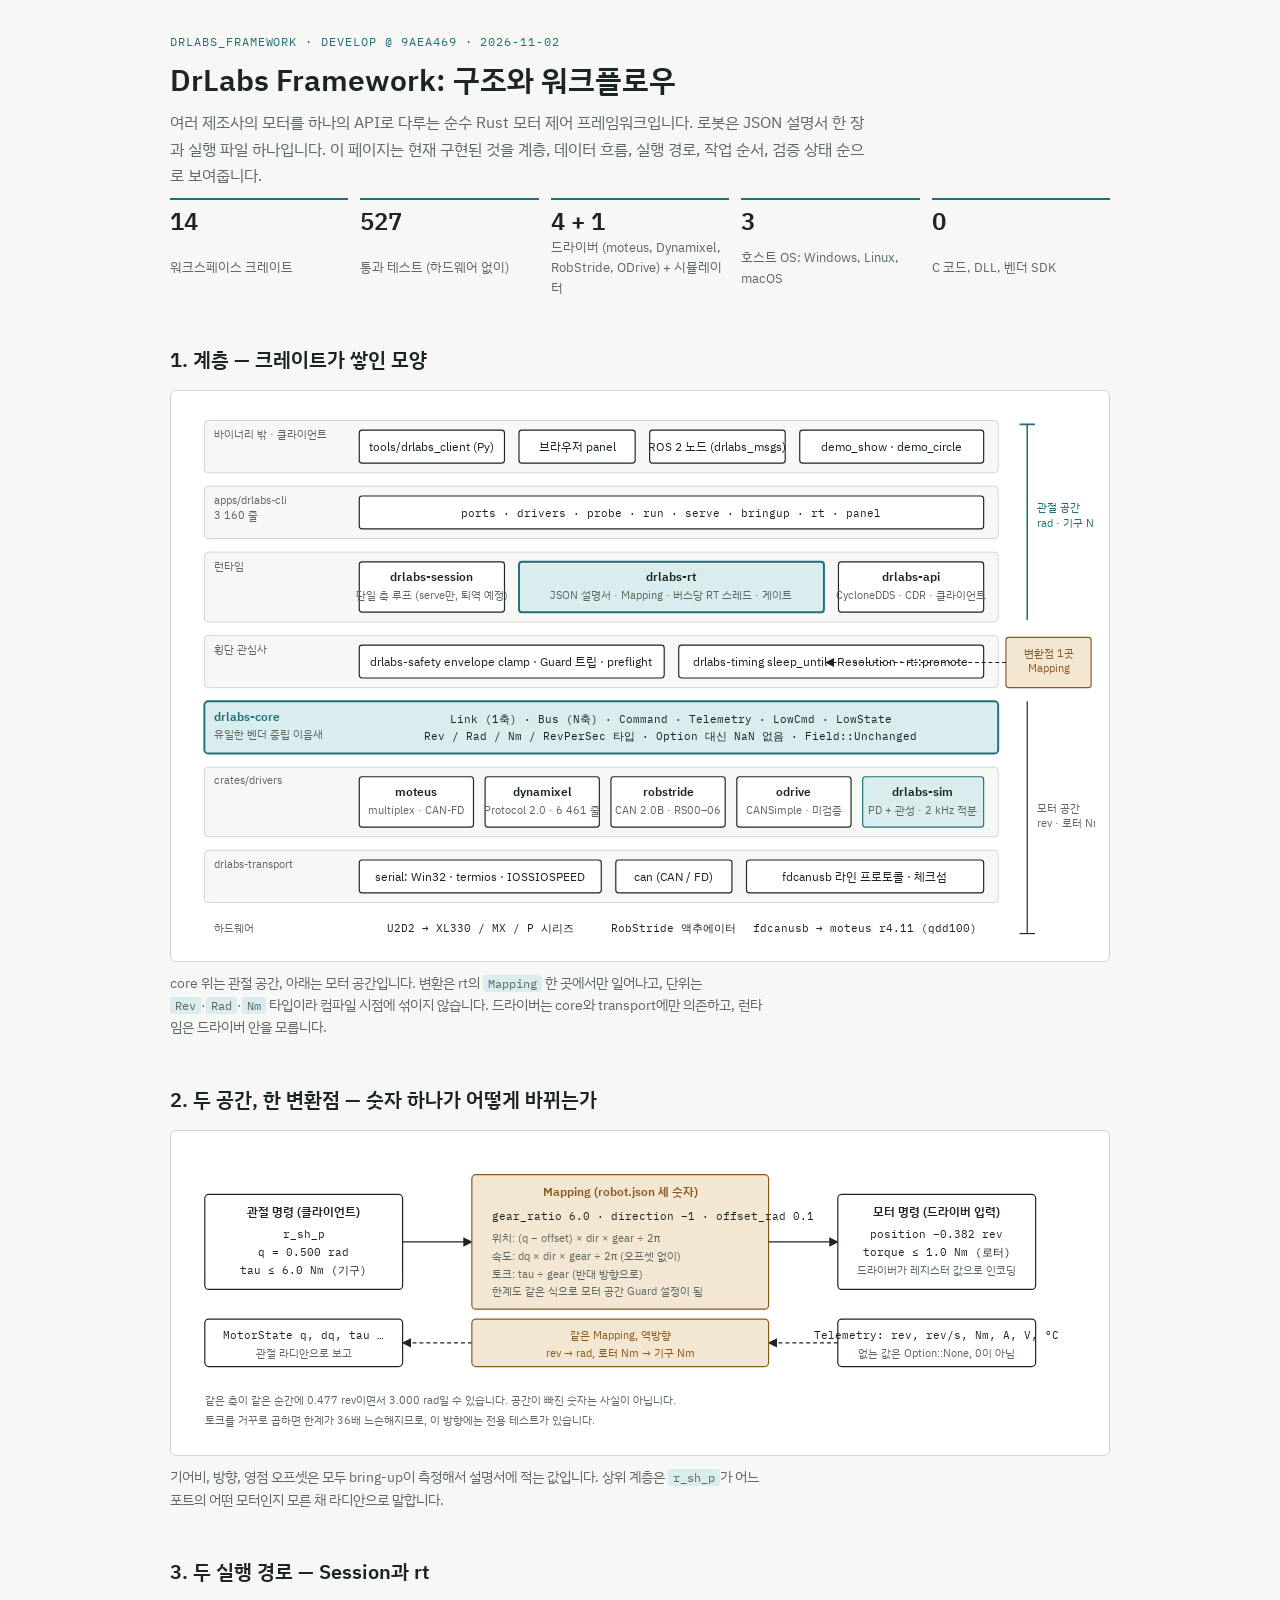
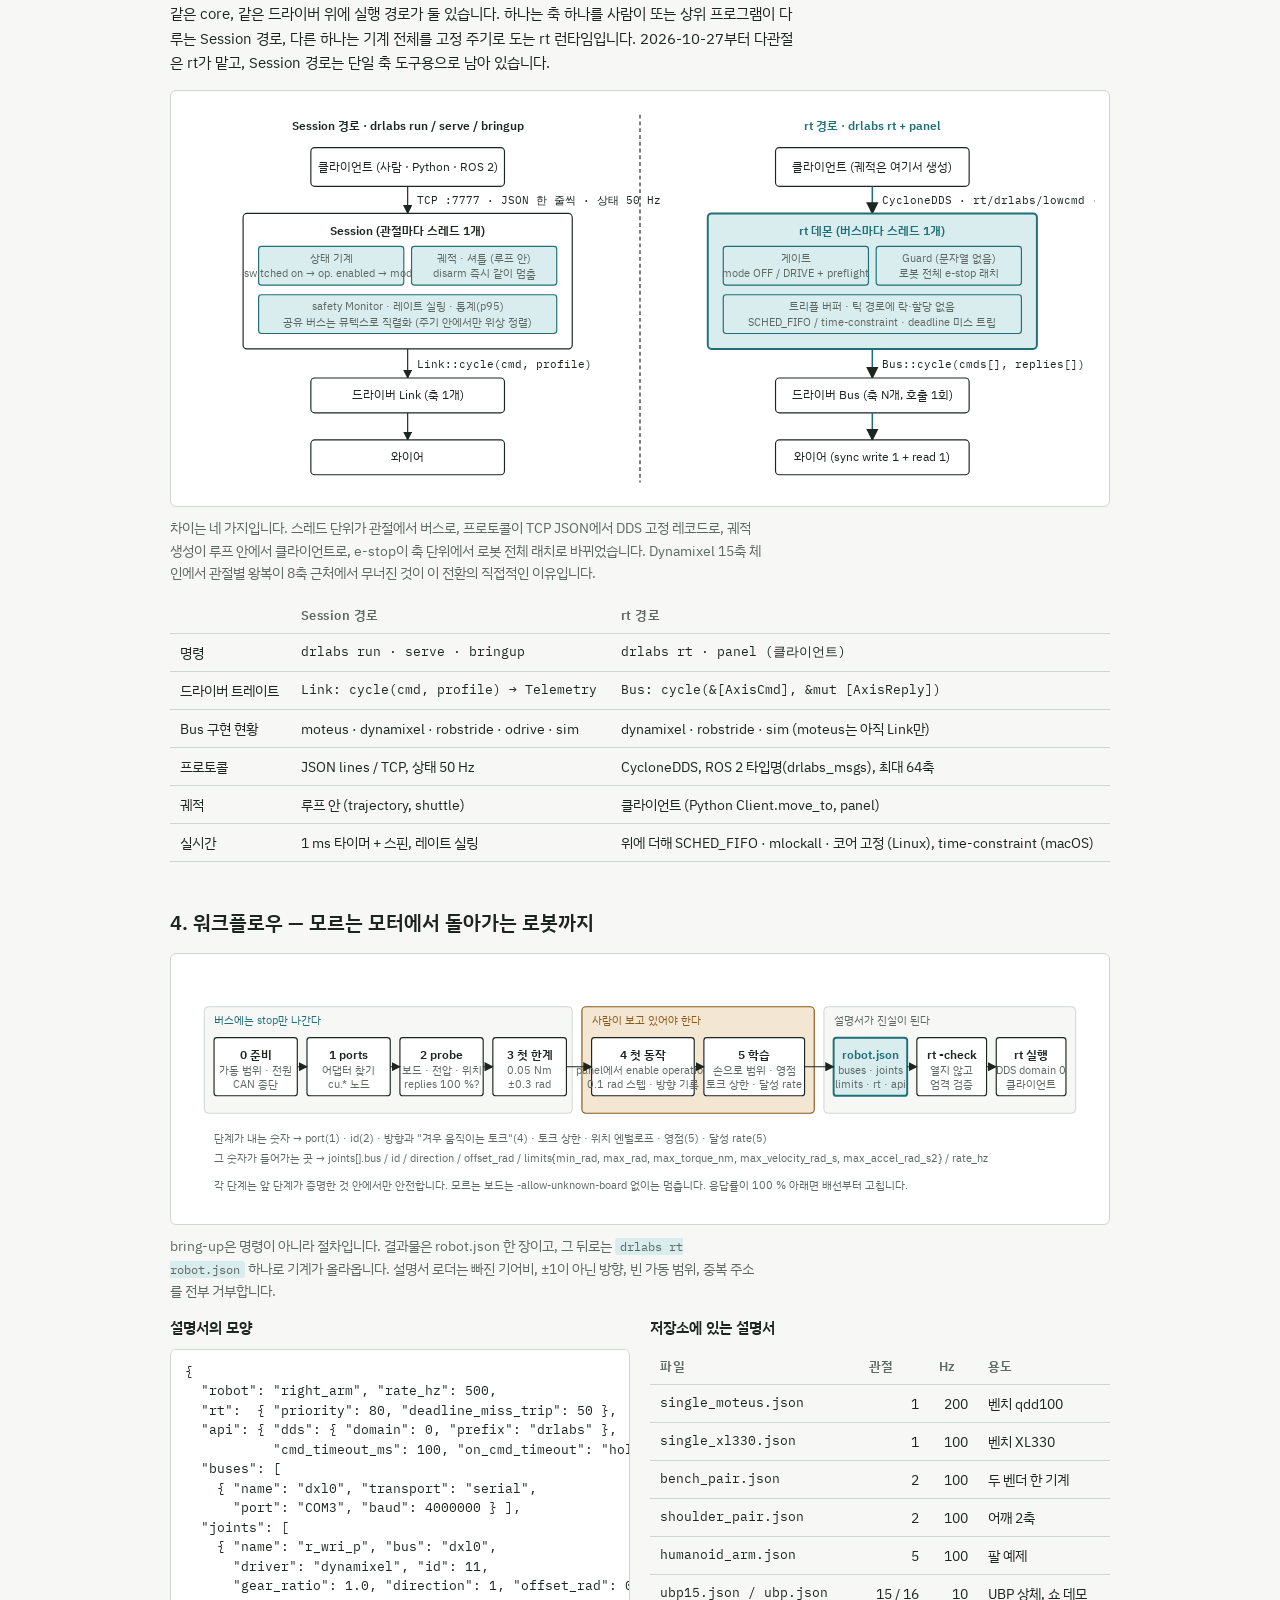
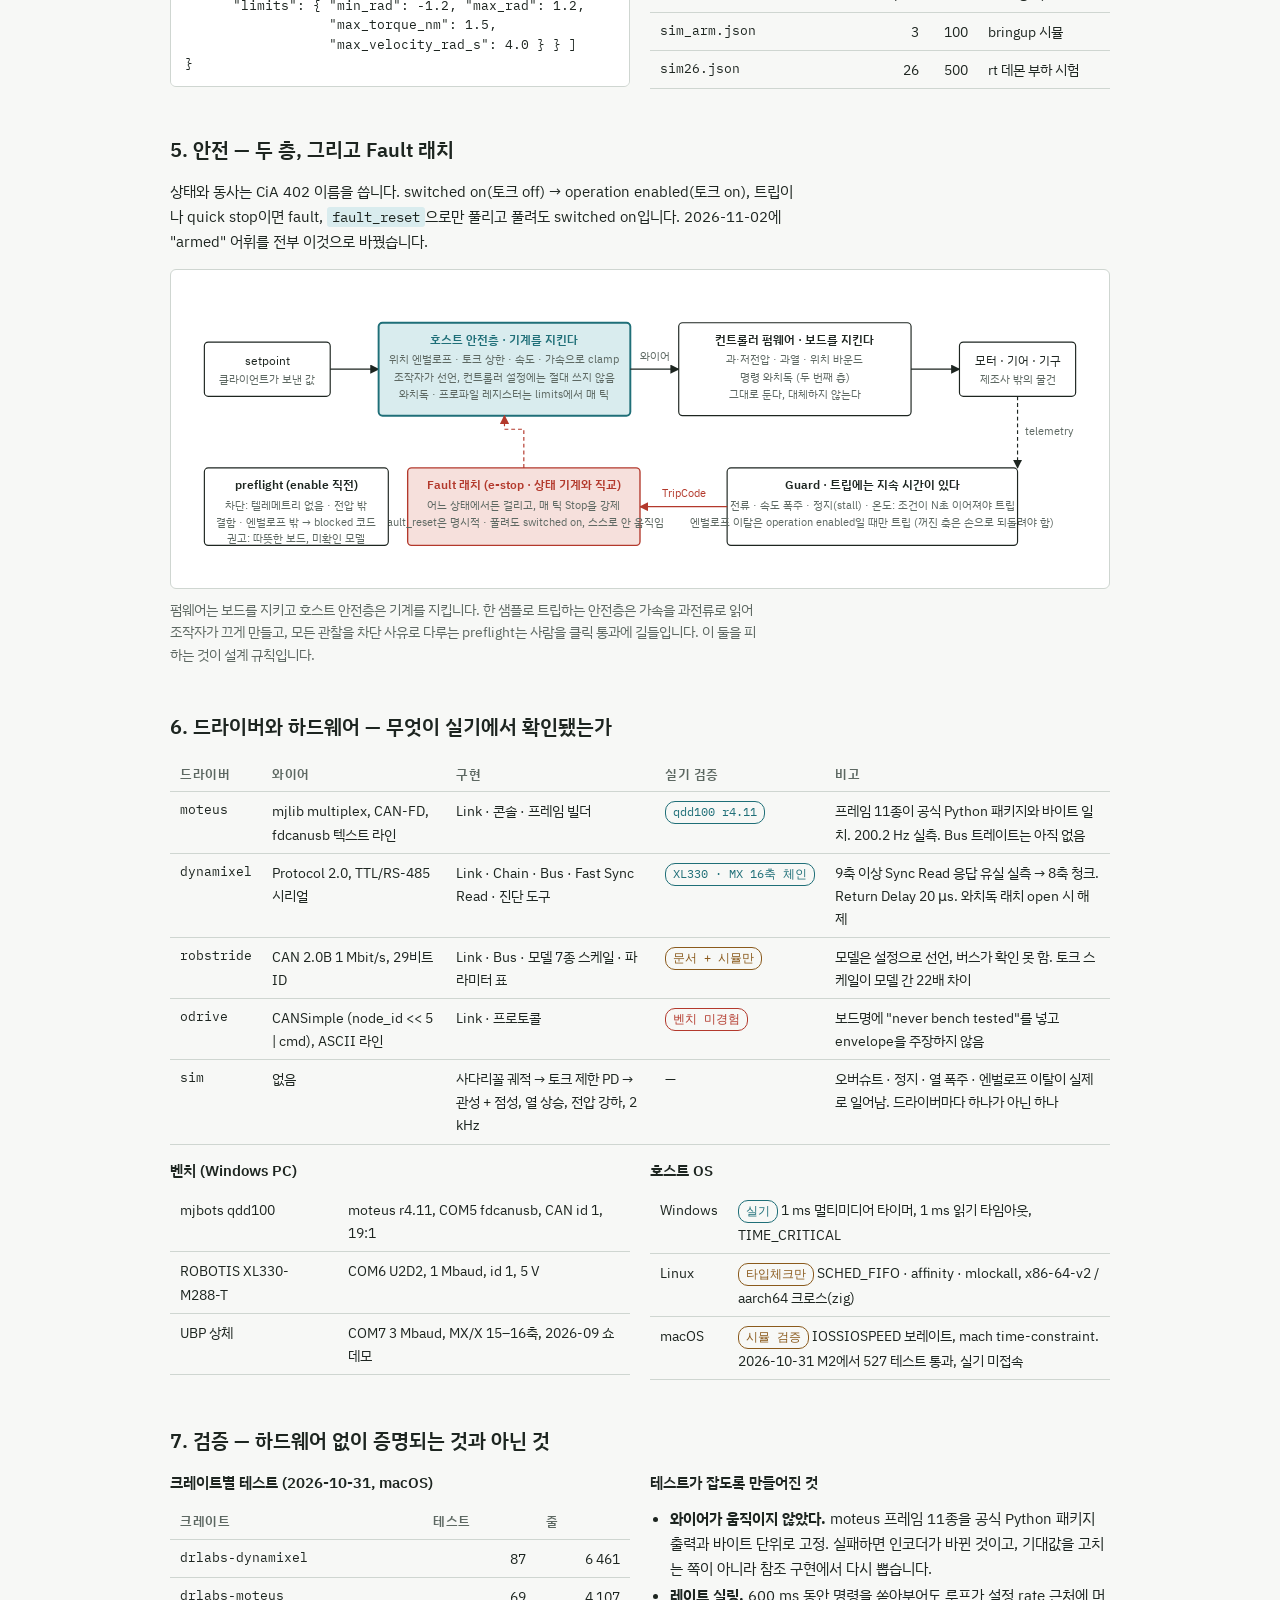
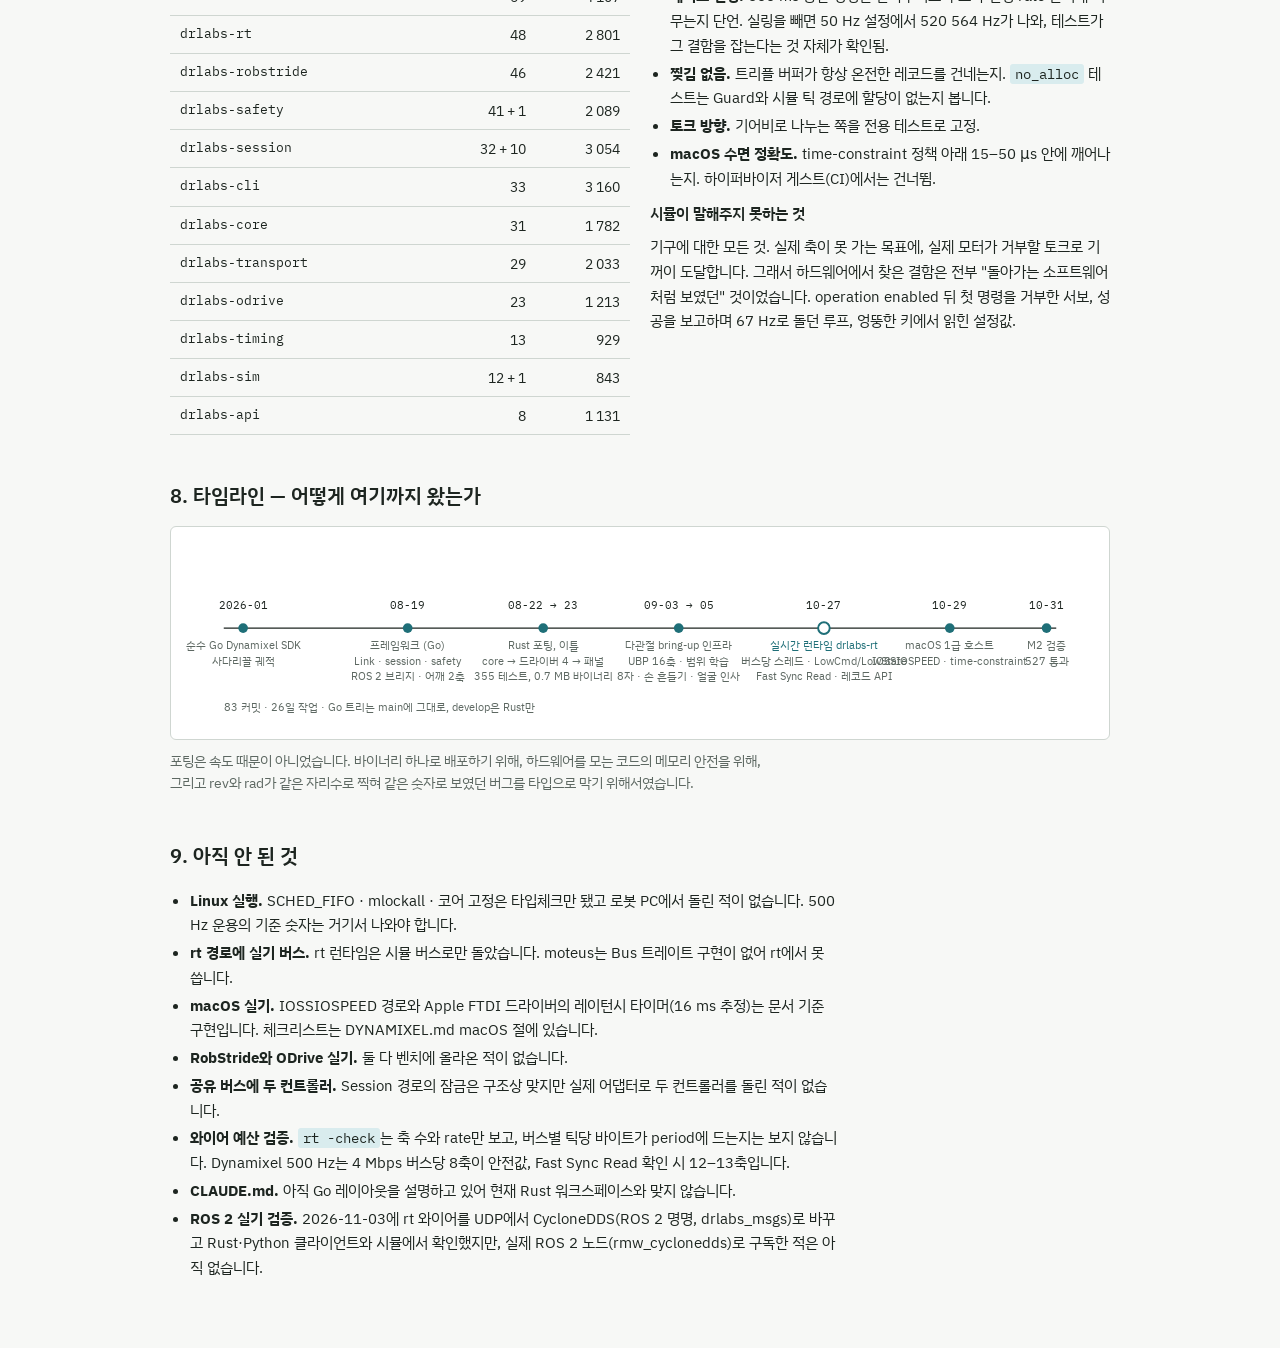
<file: docs/architecture.html>
<!doctype html>
<html lang="ko">
<head>
<meta charset="utf-8">
<meta name="viewport" content="width=device-width, initial-scale=1, viewport-fit=cover">
<title>DrLabs Framework 아키텍처</title>
<meta name="description" content="DrLabs Framework의 크레이트 계층, 관절/모터 공간 변환, Session과 rt 두 실행 경로, bring-up 워크플로우, 안전 계층, 드라이버 검증 상태와 타임라인. docs/ARCHITECTURE.md의 시각 자료판.">
<link rel="stylesheet" href="https://fonts.googleapis.com/css2?family=IBM+Plex+Sans+KR:wght@400;500;600&family=IBM+Plex+Mono:wght@400;500&display=swap">
<style>
  html { color-scheme: light; }
  body { margin: 0; font-size: 14px; }
  img { max-width: 100%; }
  [hidden] { display: none !important; }
  /* Layout: one reading column of figures and short tables; every figure scrolls sideways on a phone. */
  :root {
    --bg: #f7f8f6;
    --surface: #ffffff;
    --fg: #1d2520;
    --muted: #5d6862;
    --line: #cfd6d1;
    --accent: #1f6f78;
    --accent-soft: #d9ecee;
    --warm: #8a5a1c;
    --warm-soft: #f3e7d3;
    --danger: #b3392c;
    --danger-soft: #f6e0dc;
    --font-body: "IBM Plex Sans KR", "Apple SD Gothic Neo", "Noto Sans KR", system-ui, sans-serif;
    --font-mono: "IBM Plex Mono", "SF Mono", Menlo, Consolas, monospace;
  }
  @media (prefers-color-scheme: dark) {
    :root:not([data-theme="light"]) {
      --bg: #151a18; --surface: #1d2422; --fg: #e3e8e4; --muted: #99a59e; --line: #37423d;
      --accent: #5fb7c0; --accent-soft: #1b3a3e; --warm: #d9a45c; --warm-soft: #3a2e1c;
      --danger: #e5786a; --danger-soft: #42231f;
      color-scheme: dark;
    }
  }
  :root[data-theme="dark"] {
    --bg: #151a18; --surface: #1d2422; --fg: #e3e8e4; --muted: #99a59e; --line: #37423d;
    --accent: #5fb7c0; --accent-soft: #1b3a3e; --warm: #d9a45c; --warm-soft: #3a2e1c;
    --danger: #e5786a; --danger-soft: #42231f;
    color-scheme: dark;
  }
  body {
    background: var(--bg); color: var(--fg); font-family: var(--font-body);
    font-size: 15px; line-height: 1.65;
    padding-left: max(16px, env(safe-area-inset-left, 0px));
    padding-right: max(16px, env(safe-area-inset-right, 0px));
    padding-block: 32px 64px;
  }
  main { max-width: 940px; margin: 0 auto; display: grid; gap: 44px; }
  header { display: grid; gap: 10px; }
  .eyebrow { font-family: var(--font-mono); font-size: 12px; letter-spacing: .08em; text-transform: uppercase; color: var(--accent); }
  h1 { font-size: 30px; font-weight: 600; margin: 0; line-height: 1.25; text-wrap: balance; }
  h2 { font-size: 20px; font-weight: 600; margin: 0; text-wrap: balance; }
  h3 { font-size: 15px; font-weight: 600; margin: 0; }
  p { margin: 0; max-width: 70ch; }
  p.lead { color: var(--muted); font-size: 16px; }
  section { display: grid; gap: 14px; }
  figure { margin: 0; display: grid; gap: 10px; }
  .frame { overflow-x: auto; border: 1px solid var(--line); background: var(--surface); border-radius: 6px; padding: 14px; }
  .frame svg { display: block; width: 100%; height: auto; min-width: 600px; max-width: 100%; }
  figcaption { font-size: 13.5px; color: var(--muted); max-width: 74ch; }
  code { font-family: var(--font-mono); font-size: .9em; background: var(--accent-soft); padding: 1px 5px; border-radius: 3px; }
  pre { font-family: var(--font-mono); font-size: 13px; background: var(--surface); border: 1px solid var(--line); border-radius: 6px; padding: 12px 14px; overflow-x: auto; margin: 0; line-height: 1.5; }
  .mono { font-family: var(--font-mono); font-size: .92em; }
  table { border-collapse: collapse; width: 100%; font-size: 14px; font-variant-numeric: tabular-nums; }
  th, td { text-align: left; padding: 7px 10px; border-bottom: 1px solid var(--line); vertical-align: top; }
  th { font-weight: 600; color: var(--muted); font-size: 12.5px; letter-spacing: .04em; }
  td.num { text-align: right; }
  .tbl-wrap { overflow-x: auto; }
  .cols { display: grid; grid-template-columns: repeat(auto-fit, minmax(290px, 1fr)); gap: 20px; }
  .cols > div { min-width: 0; display: grid; gap: 8px; align-content: start; }
  .facts { display: grid; grid-template-columns: repeat(auto-fit, minmax(150px, 1fr)); gap: 12px; }
  .fact { border-top: 2px solid var(--accent); padding-top: 8px; display: grid; gap: 2px; }
  .fact b { font-size: 24px; font-weight: 600; font-variant-numeric: tabular-nums; line-height: 1.1; }
  .fact span { font-size: 12.5px; color: var(--muted); }
  .pill { display: inline-block; font-family: var(--font-mono); font-size: 11.5px; padding: 1px 7px; border-radius: 10px; border: 1px solid var(--line); white-space: nowrap; }
  .pill.ok { color: var(--accent); border-color: var(--accent); }
  .pill.warn { color: var(--warm); border-color: var(--warm); }
  .pill.bad { color: var(--danger); border-color: var(--danger); }
  ul { margin: 0; padding-left: 20px; max-width: 72ch; }
  li { margin: 3px 0; }
  /* SVG */
  svg text { font-family: var(--font-body); font-size: 12.5px; fill: currentColor; }
  svg text.m { font-family: var(--font-mono); font-size: 11.5px; }
  svg text.s { font-size: 11px; fill: var(--muted); }
  svg text.t { font-weight: 600; }
  svg text.acc { fill: var(--accent); }
  svg text.warm { fill: var(--warm); }
  svg text.bad { fill: var(--danger); }
  svg .box { fill: var(--surface); stroke: currentColor; stroke-width: 1.2; }
  svg .band { fill: var(--bg); stroke: var(--line); stroke-width: 1; }
  svg .soft { fill: var(--accent-soft); stroke: var(--accent); stroke-width: 1.2; }
  svg .hot { fill: var(--accent-soft); stroke: var(--accent); stroke-width: 2; }
  svg .warmbox { fill: var(--warm-soft); stroke: var(--warm); stroke-width: 1.2; }
  svg .badbox { fill: var(--danger-soft); stroke: var(--danger); stroke-width: 1.4; }
  svg .edge { stroke: currentColor; stroke-width: 1.2; fill: none; }
  svg .edge.acc { stroke: var(--accent); stroke-width: 1.6; }
  svg .edge.bad { stroke: var(--danger); }
  svg .edge.dash { stroke-dasharray: 4 3; }
  svg .dot { fill: var(--accent); }
  @media (prefers-reduced-motion: reduce) { * { animation: none !important; transition: none !important; } }
</style>
</head>
<body>
<main>
  <header>
    <div class="eyebrow">DrLabs_Framework · develop @ 9aea469 · 2026-11-02</div>
    <h1>DrLabs Framework: 구조와 워크플로우</h1>
    <p class="lead">여러 제조사의 모터를 하나의 API로 다루는 순수 Rust 모터 제어 프레임워크입니다. 로봇은 JSON 설명서 한 장과 실행 파일 하나입니다. 이 페이지는 현재 구현된 것을 계층, 데이터 흐름, 실행 경로, 작업 순서, 검증 상태 순으로 보여줍니다.</p>
    <div class="facts">
      <div class="fact"><b>14</b><span>워크스페이스 크레이트</span></div>
      <div class="fact"><b>527</b><span>통과 테스트 (하드웨어 없이)</span></div>
      <div class="fact"><b>4 + 1</b><span>드라이버 (moteus, Dynamixel, RobStride, ODrive) + 시뮬레이터</span></div>
      <div class="fact"><b>3</b><span>호스트 OS: Windows, Linux, macOS</span></div>
      <div class="fact"><b>0</b><span>C 코드, DLL, 벤더 SDK</span></div>
    </div>
  </header>

  <section>
    <h2>1. 계층 — 크레이트가 쌓인 모양</h2>
    <figure>
      <div class="frame">
        <svg viewBox="0 0 940 560" role="img" aria-label="위에서 아래로 외부 클라이언트, CLI 앱, 런타임 크레이트(session, rt, api), safety와 timing, 벤더 중립 이음새인 core, 드라이버 다섯, transport, 하드웨어 순으로 쌓인 계층 그림. core 위는 관절 공간, 아래는 모터 공간이며 변환은 rt의 Mapping에서만 일어난다.">
          <defs>
            <marker id="a1" viewBox="0 0 10 10" refX="9" refY="5" markerWidth="8" markerHeight="8" orient="auto-start-reverse">
              <path d="M0,0 L10,5 L0,10 z" fill="currentColor"/>
            </marker>
          </defs>

          <!-- row 0: outside the binary -->
          <rect class="band" x="20" y="16" width="820" height="54" rx="4"/>
          <text class="s" x="30" y="34">바이너리 밖 · 클라이언트</text>
          <rect class="box" x="180" y="26" width="150" height="34" rx="3"/>
          <text x="255" y="48" text-anchor="middle">tools/drlabs_client (Py)</text>
          <rect class="box" x="345" y="26" width="120" height="34" rx="3"/>
          <text x="405" y="48" text-anchor="middle">브라우저 panel</text>
          <rect class="box" x="480" y="26" width="140" height="34" rx="3"/>
          <text x="550" y="48" text-anchor="middle">ROS 2 노드 (drlabs_msgs)</text>
          <rect class="box" x="635" y="26" width="190" height="34" rx="3"/>
          <text x="730" y="48" text-anchor="middle">demo_show · demo_circle</text>

          <!-- row 1: apps -->
          <rect class="band" x="20" y="84" width="820" height="54" rx="4"/>
          <text class="s" x="30" y="102">apps/drlabs-cli</text>
          <text class="s" x="30" y="118">3 160 줄</text>
          <rect class="box" x="180" y="94" width="645" height="34" rx="3"/>
          <text class="m" x="502" y="116" text-anchor="middle">ports · drivers · probe · run · serve · bringup · rt · panel</text>

          <!-- row 2: runtime -->
          <rect class="band" x="20" y="152" width="820" height="72" rx="4"/>
          <text class="s" x="30" y="170">런타임</text>
          <rect class="box" x="180" y="162" width="150" height="52" rx="3"/>
          <text class="t" x="255" y="182" text-anchor="middle">drlabs-session</text>
          <text class="s" x="255" y="200" text-anchor="middle">단일 축 루프 (serve만, 퇴역 예정)</text>
          <rect class="hot" x="345" y="162" width="315" height="52" rx="3"/>
          <text class="t" x="502" y="182" text-anchor="middle">drlabs-rt</text>
          <text class="s" x="502" y="200" text-anchor="middle">JSON 설명서 · Mapping · 버스당 RT 스레드 · 게이트</text>
          <rect class="box" x="675" y="162" width="150" height="52" rx="3"/>
          <text class="t" x="750" y="182" text-anchor="middle">drlabs-api</text>
          <text class="s" x="750" y="200" text-anchor="middle">CycloneDDS · CDR · 클라이언트</text>

          <!-- row 3: safety / timing -->
          <rect class="band" x="20" y="238" width="820" height="54" rx="4"/>
          <text class="s" x="30" y="256">횡단 관심사</text>
          <rect class="box" x="180" y="248" width="315" height="34" rx="3"/>
          <text x="337" y="270" text-anchor="middle"><tspan class="t">drlabs-safety</tspan>  envelope clamp · Guard 트립 · preflight</text>
          <rect class="box" x="510" y="248" width="315" height="34" rx="3"/>
          <text x="667" y="270" text-anchor="middle"><tspan class="t">drlabs-timing</tspan>  sleep_until · Resolution · rt::promote</text>

          <!-- row 4: core seam -->
          <rect class="hot" x="20" y="306" width="820" height="54" rx="4"/>
          <text class="t acc" x="30" y="326">drlabs-core</text>
          <text class="s" x="30" y="344">유일한 벤더 중립 이음새</text>
          <text class="m" x="502" y="328" text-anchor="middle">Link (1축)  ·  Bus (N축)  ·  Command · Telemetry  ·  LowCmd · LowState</text>
          <text class="m" x="502" y="346" text-anchor="middle">Rev / Rad / Nm / RevPerSec 타입  ·  Option 대신 NaN 없음  ·  Field::Unchanged</text>

          <!-- row 5: drivers -->
          <rect class="band" x="20" y="374" width="820" height="72" rx="4"/>
          <text class="s" x="30" y="392">crates/drivers</text>
          <rect class="box" x="180" y="384" width="118" height="52" rx="3"/>
          <text class="t" x="239" y="404" text-anchor="middle">moteus</text>
          <text class="s" x="239" y="422" text-anchor="middle">multiplex · CAN-FD</text>
          <rect class="box" x="310" y="384" width="118" height="52" rx="3"/>
          <text class="t" x="369" y="404" text-anchor="middle">dynamixel</text>
          <text class="s" x="369" y="422" text-anchor="middle">Protocol 2.0 · 6 461 줄</text>
          <rect class="box" x="440" y="384" width="118" height="52" rx="3"/>
          <text class="t" x="499" y="404" text-anchor="middle">robstride</text>
          <text class="s" x="499" y="422" text-anchor="middle">CAN 2.0B · RS00–06</text>
          <rect class="box" x="570" y="384" width="118" height="52" rx="3"/>
          <text class="t" x="629" y="404" text-anchor="middle">odrive</text>
          <text class="s" x="629" y="422" text-anchor="middle">CANSimple · 미검증</text>
          <rect class="soft" x="700" y="384" width="125" height="52" rx="3"/>
          <text class="t" x="762" y="404" text-anchor="middle">drlabs-sim</text>
          <text class="s" x="762" y="422" text-anchor="middle">PD + 관성 · 2 kHz 적분</text>

          <!-- row 6: transport -->
          <rect class="band" x="20" y="460" width="820" height="54" rx="4"/>
          <text class="s" x="30" y="478">drlabs-transport</text>
          <rect class="box" x="180" y="470" width="250" height="34" rx="3"/>
          <text x="305" y="492" text-anchor="middle">serial: Win32 · termios · IOSSIOSPEED</text>
          <rect class="box" x="445" y="470" width="120" height="34" rx="3"/>
          <text x="505" y="492" text-anchor="middle">can (CAN / FD)</text>
          <rect class="box" x="580" y="470" width="245" height="34" rx="3"/>
          <text x="702" y="492" text-anchor="middle">fdcanusb 라인 프로토콜 · 체크섬</text>

          <!-- row 7: hardware -->
          <text class="s" x="30" y="544">하드웨어</text>
          <text class="m" x="305" y="544" text-anchor="middle">U2D2 → XL330 / MX / P 시리즈</text>
          <text class="m" x="505" y="544" text-anchor="middle">RobStride 액추에이터</text>
          <text class="m" x="702" y="544" text-anchor="middle">fdcanusb → moteus r4.11 (qdd100)</text>

          <!-- space bracket on the right -->
          <line class="edge acc" x1="870" y1="20" x2="870" y2="222"/>
          <line class="edge acc" x1="862" y1="20" x2="878" y2="20"/>
          <text class="s acc" x="880" y="110">관절 공간</text>
          <text class="s acc" x="880" y="126">rad · 기구 Nm</text>
          <line class="edge" x1="870" y1="306" x2="870" y2="546"/>
          <line class="edge" x1="862" y1="546" x2="878" y2="546"/>
          <text class="s" x="880" y="420">모터 공간</text>
          <text class="s" x="880" y="436">rev · 로터 Nm</text>
          <rect class="warmbox" x="848" y="240" width="88" height="52" rx="3"/>
          <text class="s warm" x="892" y="260" text-anchor="middle">변환점 1곳</text>
          <text class="s warm" x="892" y="276" text-anchor="middle">Mapping</text>
          <line class="edge dash" x1="848" y1="266" x2="662" y2="266" marker-end="url(#a1)"/>
        </svg>
      </div>
      <figcaption>core 위는 관절 공간, 아래는 모터 공간입니다. 변환은 rt의 <code>Mapping</code> 한 곳에서만 일어나고, 단위는 <code>Rev</code>·<code>Rad</code>·<code>Nm</code> 타입이라 컴파일 시점에 섞이지 않습니다. 드라이버는 core와 transport에만 의존하고, 런타임은 드라이버 안을 모릅니다.</figcaption>
    </figure>
  </section>

  <section>
    <h2>2. 두 공간, 한 변환점 — 숫자 하나가 어떻게 바뀌는가</h2>
    <figure>
      <div class="frame">
        <svg viewBox="0 0 920 300" role="img" aria-label="관절 명령 0.5 rad, 6 Nm가 Mapping(기어비 6, 방향 -1, 오프셋 0.1 rad)을 지나 모터 명령 -0.382 rev, 1 Nm가 되고, 드라이버가 이를 와이어 인코딩으로 바꾼다. 텔레메트리는 반대 방향으로 같은 Mapping을 지난다.">
          <defs>
            <marker id="a2" viewBox="0 0 10 10" refX="9" refY="5" markerWidth="8" markerHeight="8" orient="auto-start-reverse">
              <path d="M0,0 L10,5 L0,10 z" fill="currentColor"/>
            </marker>
          </defs>
          <!-- joint command -->
          <rect class="box" x="20" y="50" width="200" height="96" rx="4"/>
          <text class="t" x="120" y="72" text-anchor="middle">관절 명령 (클라이언트)</text>
          <text class="m" x="120" y="94" text-anchor="middle">r_sh_p</text>
          <text class="m" x="120" y="112" text-anchor="middle">q = 0.500 rad</text>
          <text class="m" x="120" y="130" text-anchor="middle">tau ≤ 6.0 Nm (기구)</text>
          <line class="edge" x1="220" y1="98" x2="290" y2="98" marker-end="url(#a2)"/>

          <!-- mapping -->
          <rect class="warmbox" x="290" y="30" width="300" height="136" rx="4"/>
          <text class="t warm" x="440" y="52" text-anchor="middle">Mapping (robot.json 세 숫자)</text>
          <text class="m" x="310" y="76">gear_ratio 6.0 · direction −1 · offset_rad 0.1</text>
          <text class="s" x="310" y="98">위치: (q − offset) × dir × gear ÷ 2π</text>
          <text class="s" x="310" y="116">속도: dq × dir × gear ÷ 2π  (오프셋 없이)</text>
          <text class="s" x="310" y="134">토크: tau ÷ gear  (반대 방향으로)</text>
          <text class="s" x="310" y="152">한계도 같은 식으로 모터 공간 Guard 설정이 됨</text>
          <line class="edge" x1="590" y1="98" x2="660" y2="98" marker-end="url(#a2)"/>

          <!-- motor command -->
          <rect class="box" x="660" y="50" width="200" height="96" rx="4"/>
          <text class="t" x="760" y="72" text-anchor="middle">모터 명령 (드라이버 입력)</text>
          <text class="m" x="760" y="94" text-anchor="middle">position −0.382 rev</text>
          <text class="m" x="760" y="112" text-anchor="middle">torque ≤ 1.0 Nm (로터)</text>
          <text class="s" x="760" y="130" text-anchor="middle">드라이버가 레지스터 값으로 인코딩</text>

          <!-- telemetry back -->
          <line class="edge dash" x1="660" y1="200" x2="590" y2="200" marker-end="url(#a2)"/>
          <line class="edge dash" x1="290" y1="200" x2="220" y2="200" marker-end="url(#a2)"/>
          <rect class="box" x="660" y="176" width="200" height="48" rx="4"/>
          <text class="m" x="760" y="196" text-anchor="middle">Telemetry: rev, rev/s, Nm, A, V, °C</text>
          <text class="s" x="760" y="214" text-anchor="middle">없는 값은 Option::None, 0이 아님</text>
          <rect class="warmbox" x="290" y="176" width="300" height="48" rx="4"/>
          <text class="s warm" x="440" y="196" text-anchor="middle">같은 Mapping, 역방향</text>
          <text class="s warm" x="440" y="214" text-anchor="middle">rev → rad, 로터 Nm → 기구 Nm</text>
          <rect class="box" x="20" y="176" width="200" height="48" rx="4"/>
          <text class="m" x="120" y="196" text-anchor="middle">MotorState q, dq, tau …</text>
          <text class="s" x="120" y="214" text-anchor="middle">관절 라디안으로 보고</text>

          <text class="s" x="20" y="262">같은 축이 같은 순간에 0.477 rev이면서 3.000 rad일 수 있습니다. 공간이 빠진 숫자는 사실이 아닙니다.</text>
          <text class="s" x="20" y="282">토크를 거꾸로 곱하면 한계가 36배 느슨해지므로, 이 방향에는 전용 테스트가 있습니다.</text>
        </svg>
      </div>
      <figcaption>기어비, 방향, 영점 오프셋은 모두 bring-up이 측정해서 설명서에 적는 값입니다. 상위 계층은 <code>r_sh_p</code>가 어느 포트의 어떤 모터인지 모른 채 라디안으로 말합니다.</figcaption>
    </figure>
  </section>

  <section>
    <h2>3. 두 실행 경로 — Session과 rt</h2>
    <p>같은 core, 같은 드라이버 위에 실행 경로가 둘 있습니다. 하나는 축 하나를 사람이 또는 상위 프로그램이 다루는 Session 경로, 다른 하나는 기계 전체를 고정 주기로 도는 rt 런타임입니다. 2026-10-27부터 다관절은 rt가 맡고, Session 경로는 단일 축 도구용으로 남아 있습니다.</p>
    <figure>
      <div class="frame">
        <svg viewBox="0 0 940 400" role="img" aria-label="왼쪽 Session 경로: 클라이언트가 TCP JSON 라인으로 서버에 명령하고, 관절마다 Session 스레드가 상태 기계와 궤적을 품은 채 Link.cycle로 와이어에 나간다. 오른쪽 rt 경로: 클라이언트가 UDP로 LowCmd 바이너리 레코드를 보내고, 버스마다 BusWorker 스레드 하나가 게이트와 가드를 거쳐 Bus.cycle로 와이어에 나가며, 궤적은 클라이언트가 만든다.">
          <defs>
            <marker id="a3" viewBox="0 0 10 10" refX="9" refY="5" markerWidth="8" markerHeight="8" orient="auto-start-reverse">
              <path d="M0,0 L10,5 L0,10 z" fill="currentColor"/>
            </marker>
          </defs>
          <!-- column headers -->
          <text class="t" x="230" y="26" text-anchor="middle">Session 경로 · drlabs run / serve / bringup</text>
          <text class="t acc" x="710" y="26" text-anchor="middle">rt 경로 · drlabs rt + panel</text>
          <line class="edge dash" x1="470" y1="10" x2="470" y2="390"/>

          <!-- left column -->
          <rect class="box" x="130" y="44" width="200" height="40" rx="4"/>
          <text x="230" y="68" text-anchor="middle">클라이언트 (사람 · Python · ROS 2)</text>
          <line class="edge" x1="230" y1="84" x2="230" y2="112" marker-end="url(#a3)"/>
          <text class="m" x="240" y="102">TCP :7777 · JSON 한 줄씩 · 상태 50 Hz</text>

          <rect class="box" x="60" y="112" width="340" height="140" rx="4"/>
          <text class="t" x="230" y="134" text-anchor="middle">Session (관절마다 스레드 1개)</text>
          <rect class="soft" x="76" y="146" width="150" height="40" rx="3"/>
          <text class="s" x="151" y="162" text-anchor="middle">상태 기계</text>
          <text class="s" x="151" y="178" text-anchor="middle">switched on → op. enabled → mode</text>
          <rect class="soft" x="234" y="146" width="150" height="40" rx="3"/>
          <text class="s" x="309" y="162" text-anchor="middle">궤적 · 셔틀 (루프 안)</text>
          <text class="s" x="309" y="178" text-anchor="middle">disarm 즉시 같이 멈춤</text>
          <rect class="soft" x="76" y="196" width="308" height="40" rx="3"/>
          <text class="s" x="230" y="212" text-anchor="middle">safety Monitor · 레이트 실링 · 통계(p95)</text>
          <text class="s" x="230" y="228" text-anchor="middle">공유 버스는 뮤텍스로 직렬화 (주기 안에서만 위상 정렬)</text>

          <line class="edge" x1="230" y1="252" x2="230" y2="282" marker-end="url(#a3)"/>
          <text class="m" x="240" y="272">Link::cycle(cmd, profile)</text>
          <rect class="box" x="130" y="282" width="200" height="36" rx="4"/>
          <text x="230" y="304" text-anchor="middle">드라이버 Link (축 1개)</text>
          <line class="edge" x1="230" y1="318" x2="230" y2="346" marker-end="url(#a3)"/>
          <rect class="box" x="130" y="346" width="200" height="36" rx="4"/>
          <text x="230" y="368" text-anchor="middle">와이어</text>

          <!-- right column -->
          <rect class="box" x="610" y="44" width="200" height="40" rx="4"/>
          <text x="710" y="68" text-anchor="middle">클라이언트 (궤적은 여기서 생성)</text>
          <line class="edge acc" x1="710" y1="84" x2="710" y2="112" marker-end="url(#a3)"/>
          <text class="m" x="720" y="102">CycloneDDS · rt/drlabs/lowcmd · ROS 2 타입명</text>

          <rect class="hot" x="540" y="112" width="340" height="140" rx="4"/>
          <text class="t acc" x="710" y="134" text-anchor="middle">rt 데몬 (버스마다 스레드 1개)</text>
          <rect class="soft" x="556" y="146" width="150" height="40" rx="3"/>
          <text class="s" x="631" y="162" text-anchor="middle">게이트</text>
          <text class="s" x="631" y="178" text-anchor="middle">mode OFF / DRIVE + preflight</text>
          <rect class="soft" x="714" y="146" width="150" height="40" rx="3"/>
          <text class="s" x="789" y="162" text-anchor="middle">Guard (문자열 없음)</text>
          <text class="s" x="789" y="178" text-anchor="middle">로봇 전체 e-stop 래치</text>
          <rect class="soft" x="556" y="196" width="308" height="40" rx="3"/>
          <text class="s" x="710" y="212" text-anchor="middle">트리플 버퍼 · 틱 경로에 락·할당 없음</text>
          <text class="s" x="710" y="228" text-anchor="middle">SCHED_FIFO / time-constraint · deadline 미스 트립</text>

          <line class="edge acc" x1="710" y1="252" x2="710" y2="282" marker-end="url(#a3)"/>
          <text class="m" x="720" y="272">Bus::cycle(cmds[], replies[])</text>
          <rect class="box" x="610" y="282" width="200" height="36" rx="4"/>
          <text x="710" y="304" text-anchor="middle">드라이버 Bus (축 N개, 호출 1회)</text>
          <line class="edge acc" x1="710" y1="318" x2="710" y2="346" marker-end="url(#a3)"/>
          <rect class="box" x="610" y="346" width="200" height="36" rx="4"/>
          <text x="710" y="368" text-anchor="middle">와이어 (sync write 1 + read 1)</text>
        </svg>
      </div>
      <figcaption>차이는 네 가지입니다. 스레드 단위가 관절에서 버스로, 프로토콜이 TCP JSON에서 DDS 고정 레코드로, 궤적 생성이 루프 안에서 클라이언트로, e-stop이 축 단위에서 로봇 전체 래치로 바뀌었습니다. Dynamixel 15축 체인에서 관절별 왕복이 8축 근처에서 무너진 것이 이 전환의 직접적인 이유입니다.</figcaption>
    </figure>
    <div class="tbl-wrap">
      <table>
        <thead><tr><th></th><th>Session 경로</th><th>rt 경로</th></tr></thead>
        <tbody>
          <tr><td>명령</td><td class="mono">drlabs run · serve · bringup</td><td class="mono">drlabs rt · panel (클라이언트)</td></tr>
          <tr><td>드라이버 트레이트</td><td class="mono">Link: cycle(cmd, profile) → Telemetry</td><td class="mono">Bus: cycle(&amp;[AxisCmd], &amp;mut [AxisReply])</td></tr>
          <tr><td>Bus 구현 현황</td><td>moteus · dynamixel · robstride · odrive · sim</td><td>dynamixel · robstride · sim (moteus는 아직 Link만)</td></tr>
          <tr><td>프로토콜</td><td>JSON lines / TCP, 상태 50 Hz</td><td>CycloneDDS, ROS 2 타입명(drlabs_msgs), 최대 64축</td></tr>
          <tr><td>궤적</td><td>루프 안 (trajectory, shuttle)</td><td>클라이언트 (Python Client.move_to, panel)</td></tr>
          <tr><td>실시간</td><td>1 ms 타이머 + 스핀, 레이트 실링</td><td>위에 더해 SCHED_FIFO · mlockall · 코어 고정 (Linux), time-constraint (macOS)</td></tr>
        </tbody>
      </table>
    </div>
  </section>

  <section>
    <h2>4. 워크플로우 — 모르는 모터에서 돌아가는 로봇까지</h2>
    <figure>
      <div class="frame">
        <svg viewBox="0 0 940 250" role="img" aria-label="왼쪽에서 오른쪽으로: 기계 준비, ports로 어댑터 찾기, probe로 식별(stop만 보냄), 낮은 첫 엔벌로프 결정, 사람이 보는 첫 동작, 한계와 영점 학습, robot.json 작성, rt -check 검증, rt 실행, 클라이언트 접속. 첫 동작 전까지 버스에 나가는 명령은 stop뿐이다.">
          <defs>
            <marker id="a4" viewBox="0 0 10 10" refX="9" refY="5" markerWidth="8" markerHeight="8" orient="auto-start-reverse">
              <path d="M0,0 L10,5 L0,10 z" fill="currentColor"/>
            </marker>
          </defs>
          <!-- safe zone band -->
          <rect class="band" x="20" y="40" width="380" height="110" rx="4"/>
          <text class="s acc" x="30" y="58">버스에는 stop만 나간다</text>
          <rect class="warmbox" x="410" y="40" width="240" height="110" rx="4"/>
          <text class="s warm" x="420" y="58">사람이 보고 있어야 한다</text>
          <rect class="band" x="660" y="40" width="260" height="110" rx="4"/>
          <text class="s" x="670" y="58">설명서가 진실이 된다</text>

          <!-- steps: 9 boxes, w 86, gap 10 -->
          <g>
            <rect class="box" x="30" y="72" width="86" height="60" rx="3"/>
            <text class="t" x="73" y="94" text-anchor="middle">0 준비</text>
            <text class="s" x="73" y="110" text-anchor="middle">가동 범위 · 전원</text>
            <text class="s" x="73" y="124" text-anchor="middle">CAN 종단</text>

            <rect class="box" x="126" y="72" width="86" height="60" rx="3"/>
            <text class="t" x="169" y="94" text-anchor="middle">1 ports</text>
            <text class="s" x="169" y="110" text-anchor="middle">어댑터 찾기</text>
            <text class="s" x="169" y="124" text-anchor="middle">cu.* 노드</text>

            <rect class="box" x="222" y="72" width="86" height="60" rx="3"/>
            <text class="t" x="265" y="94" text-anchor="middle">2 probe</text>
            <text class="s" x="265" y="110" text-anchor="middle">보드 · 전압 · 위치</text>
            <text class="s" x="265" y="124" text-anchor="middle">replies 100 %?</text>

            <rect class="box" x="318" y="72" width="76" height="60" rx="3"/>
            <text class="t" x="356" y="94" text-anchor="middle">3 첫 한계</text>
            <text class="s" x="356" y="110" text-anchor="middle">0.05 Nm</text>
            <text class="s" x="356" y="124" text-anchor="middle">±0.3 rad</text>

            <rect class="box" x="420" y="72" width="106" height="60" rx="3"/>
            <text class="t" x="473" y="94" text-anchor="middle">4 첫 동작</text>
            <text class="s" x="473" y="110" text-anchor="middle">panel에서 enable operation</text>
            <text class="s" x="473" y="124" text-anchor="middle">0.1 rad 스텝 · 방향 기록</text>

            <rect class="box" x="536" y="72" width="104" height="60" rx="3"/>
            <text class="t" x="588" y="94" text-anchor="middle">5 학습</text>
            <text class="s" x="588" y="110" text-anchor="middle">손으로 범위 · 영점</text>
            <text class="s" x="588" y="124" text-anchor="middle">토크 상한 · 달성 rate</text>

            <rect class="hot" x="670" y="72" width="76" height="60" rx="3"/>
            <text class="t acc" x="708" y="94" text-anchor="middle">robot.json</text>
            <text class="s" x="708" y="110" text-anchor="middle">buses · joints</text>
            <text class="s" x="708" y="124" text-anchor="middle">limits · rt · api</text>

            <rect class="box" x="756" y="72" width="72" height="60" rx="3"/>
            <text class="t" x="792" y="94" text-anchor="middle">rt -check</text>
            <text class="s" x="792" y="110" text-anchor="middle">열지 않고</text>
            <text class="s" x="792" y="124" text-anchor="middle">엄격 검증</text>

            <rect class="box" x="838" y="72" width="72" height="60" rx="3"/>
            <text class="t" x="874" y="94" text-anchor="middle">rt 실행</text>
            <text class="s" x="874" y="110" text-anchor="middle">DDS domain 0</text>
            <text class="s" x="874" y="124" text-anchor="middle">클라이언트</text>
          </g>
          <g>
            <line class="edge" x1="116" y1="102" x2="126" y2="102" marker-end="url(#a4)"/>
            <line class="edge" x1="212" y1="102" x2="222" y2="102" marker-end="url(#a4)"/>
            <line class="edge" x1="308" y1="102" x2="318" y2="102" marker-end="url(#a4)"/>
            <line class="edge" x1="394" y1="102" x2="420" y2="102" marker-end="url(#a4)"/>
            <line class="edge" x1="526" y1="102" x2="536" y2="102" marker-end="url(#a4)"/>
            <line class="edge" x1="640" y1="102" x2="670" y2="102" marker-end="url(#a4)"/>
            <line class="edge" x1="746" y1="102" x2="756" y2="102" marker-end="url(#a4)"/>
            <line class="edge" x1="828" y1="102" x2="838" y2="102" marker-end="url(#a4)"/>
          </g>
          <!-- what each stage yields -->
          <text class="s" x="30" y="180">단계가 내는 숫자 →  port(1) · id(2) · 방향과 "겨우 움직이는 토크"(4) · 토크 상한 · 위치 엔벌로프 · 영점(5) · 달성 rate(5)</text>
          <text class="s" x="30" y="200">그 숫자가 들어가는 곳 →  joints[].bus / id / direction / offset_rad / limits{min_rad, max_rad, max_torque_nm, max_velocity_rad_s, max_accel_rad_s2} / rate_hz</text>
          <text class="s" x="30" y="228">각 단계는 앞 단계가 증명한 것 안에서만 안전합니다. 모르는 보드는 -allow-unknown-board 없이는 멈춥니다. 응답률이 100 % 아래면 배선부터 고칩니다.</text>
        </svg>
      </div>
      <figcaption>bring-up은 명령이 아니라 절차입니다. 결과물은 robot.json 한 장이고, 그 뒤로는 <code>drlabs rt robot.json</code> 하나로 기계가 올라옵니다. 설명서 로더는 빠진 기어비, ±1이 아닌 방향, 빈 가동 범위, 중복 주소를 전부 거부합니다.</figcaption>
    </figure>
    <div class="cols">
      <div>
        <h3>설명서의 모양</h3>
<pre>{
  "robot": "right_arm", "rate_hz": 500,
  "rt":  { "priority": 80, "deadline_miss_trip": 50 },
  "api": { "dds": { "domain": 0, "prefix": "drlabs" },
           "cmd_timeout_ms": 100, "on_cmd_timeout": "hold" },
  "buses": [
    { "name": "dxl0", "transport": "serial",
      "port": "COM3", "baud": 4000000 } ],
  "joints": [
    { "name": "r_wri_p", "bus": "dxl0",
      "driver": "dynamixel", "id": 11,
      "gear_ratio": 1.0, "direction": 1, "offset_rad": 0.0,
      "limits": { "min_rad": -1.2, "max_rad": 1.2,
                  "max_torque_nm": 1.5,
                  "max_velocity_rad_s": 4.0 } } ]
}</pre>
      </div>
      <div>
        <h3>저장소에 있는 설명서</h3>
        <div class="tbl-wrap">
          <table>
            <thead><tr><th>파일</th><th class="num">관절</th><th class="num">Hz</th><th>용도</th></tr></thead>
            <tbody>
              <tr><td class="mono">single_moteus.json</td><td class="num">1</td><td class="num">200</td><td>벤치 qdd100</td></tr>
              <tr><td class="mono">single_xl330.json</td><td class="num">1</td><td class="num">100</td><td>벤치 XL330</td></tr>
              <tr><td class="mono">bench_pair.json</td><td class="num">2</td><td class="num">100</td><td>두 벤더 한 기계</td></tr>
              <tr><td class="mono">shoulder_pair.json</td><td class="num">2</td><td class="num">100</td><td>어깨 2축</td></tr>
              <tr><td class="mono">humanoid_arm.json</td><td class="num">5</td><td class="num">100</td><td>팔 예제</td></tr>
              <tr><td class="mono">ubp15.json / ubp.json</td><td class="num">15 / 16</td><td class="num">10</td><td>UBP 상체, 쇼 데모</td></tr>
              <tr><td class="mono">sim_arm.json</td><td class="num">3</td><td class="num">100</td><td>bringup 시뮬</td></tr>
              <tr><td class="mono">sim26.json</td><td class="num">26</td><td class="num">500</td><td>rt 데몬 부하 시험</td></tr>
            </tbody>
          </table>
        </div>
      </div>
    </div>
  </section>

  <section>
    <h2>5. 안전 — 두 층, 그리고 Fault 래치</h2>
    <p>상태와 동사는 CiA 402 이름을 씁니다. switched on(토크 off) → operation enabled(토크 on), 트립이나 quick stop이면 fault, <code>fault_reset</code>으로만 풀리고 풀려도 switched on입니다. 2026-11-02에 "armed" 어휘를 전부 이것으로 바꿨습니다.</p>
    <figure>
      <div class="frame">
        <svg viewBox="0 0 940 300" role="img" aria-label="명령은 호스트 안전층에서 엔벌로프로 clamp된 뒤 와이어로 나가 컨트롤러 펌웨어의 보드 보호를 지나 모터에 닿는다. 텔레메트리는 반대로 돌아와 Guard가 지속 시간이 있는 트립을 평가하고, 트립이면 로봇 전체 e-stop이 래치되어 다음 틱부터 Stop이 나간다. preflight는 차단 사유와 권고를 구분한다.">
          <defs>
            <marker id="a5" viewBox="0 0 10 10" refX="9" refY="5" markerWidth="8" markerHeight="8" orient="auto-start-reverse">
              <path d="M0,0 L10,5 L0,10 z" fill="currentColor"/>
            </marker>
            <marker id="a5b" viewBox="0 0 10 10" refX="9" refY="5" markerWidth="8" markerHeight="8" orient="auto-start-reverse">
              <path d="M0,0 L10,5 L0,10 z" fill="var(--danger)"/>
            </marker>
          </defs>
          <!-- forward path -->
          <rect class="box" x="20" y="60" width="130" height="56" rx="4"/>
          <text x="85" y="84" text-anchor="middle">setpoint</text>
          <text class="s" x="85" y="102" text-anchor="middle">클라이언트가 보낸 값</text>
          <line class="edge" x1="150" y1="88" x2="200" y2="88" marker-end="url(#a5)"/>

          <rect class="hot" x="200" y="40" width="260" height="96" rx="4"/>
          <text class="t acc" x="330" y="62" text-anchor="middle">호스트 안전층 · 기계를 지킨다</text>
          <text class="s" x="330" y="82" text-anchor="middle">위치 엔벌로프 · 토크 상한 · 속도 · 가속으로 clamp</text>
          <text class="s" x="330" y="100" text-anchor="middle">조작자가 선언, 컨트롤러 설정에는 절대 쓰지 않음</text>
          <text class="s" x="330" y="118" text-anchor="middle">와치독 · 프로파일 레지스터는 limits에서 매 틱</text>
          <line class="edge" x1="460" y1="88" x2="510" y2="88" marker-end="url(#a5)"/>
          <text class="s" x="485" y="78" text-anchor="middle">와이어</text>

          <rect class="box" x="510" y="40" width="240" height="96" rx="4"/>
          <text class="t" x="630" y="62" text-anchor="middle">컨트롤러 펌웨어 · 보드를 지킨다</text>
          <text class="s" x="630" y="82" text-anchor="middle">과·저전압 · 과열 · 위치 바운드</text>
          <text class="s" x="630" y="100" text-anchor="middle">명령 와치독 (두 번째 층)</text>
          <text class="s" x="630" y="118" text-anchor="middle">그대로 둔다, 대체하지 않는다</text>
          <line class="edge" x1="750" y1="88" x2="800" y2="88" marker-end="url(#a5)"/>
          <rect class="box" x="800" y="60" width="120" height="56" rx="4"/>
          <text x="860" y="84" text-anchor="middle">모터 · 기어 · 기구</text>
          <text class="s" x="860" y="102" text-anchor="middle">제조사 밖의 물건</text>

          <!-- return path -->
          <line class="edge dash" x1="860" y1="116" x2="860" y2="190" marker-end="url(#a5)"/>
          <text class="s" x="868" y="156">telemetry</text>
          <rect class="box" x="560" y="190" width="300" height="80" rx="4"/>
          <text class="t" x="710" y="212" text-anchor="middle">Guard · 트립에는 지속 시간이 있다</text>
          <text class="s" x="710" y="232" text-anchor="middle">전류 · 속도 폭주 · 정지(stall) · 온도: 조건이 N초 이어져야 트립</text>
          <text class="s" x="710" y="250" text-anchor="middle">엔벌로프 이탈은 operation enabled일 때만 트립 (꺼진 축은 손으로 되돌려야 함)</text>
          <line class="edge bad" x1="560" y1="230" x2="470" y2="230" marker-end="url(#a5b)"/>
          <text class="s bad" x="515" y="220" text-anchor="middle">TripCode</text>

          <rect class="badbox" x="230" y="190" width="240" height="80" rx="4"/>
          <text class="t bad" x="350" y="212" text-anchor="middle">Fault 래치 (e-stop · 상태 기계와 직교)</text>
          <text class="s" x="350" y="232" text-anchor="middle">어느 상태에서든 걸리고, 매 틱 Stop을 강제</text>
          <text class="s" x="350" y="250" text-anchor="middle">fault_reset은 명시적 · 풀려도 switched on, 스스로 안 움직임</text>
          <path class="edge bad dash" d="M350,190 L350,150 L330,150 L330,136" marker-end="url(#a5b)"/>

          <rect class="box" x="20" y="190" width="190" height="80" rx="4"/>
          <text class="t" x="115" y="212" text-anchor="middle">preflight (enable 직전)</text>
          <text class="s" x="115" y="232" text-anchor="middle">차단: 텔레메트리 없음 · 전압 밖</text>
          <text class="s" x="115" y="250" text-anchor="middle">결함 · 엔벌로프 밖 → blocked 코드</text>
          <text class="s" x="115" y="266" text-anchor="middle">권고: 따뜻한 보드, 미확인 모델</text>
        </svg>
      </div>
      <figcaption>펌웨어는 보드를 지키고 호스트 안전층은 기계를 지킵니다. 한 샘플로 트립하는 안전층은 가속을 과전류로 읽어 조작자가 끄게 만들고, 모든 관찰을 차단 사유로 다루는 preflight는 사람을 클릭 통과에 길들입니다. 이 둘을 피하는 것이 설계 규칙입니다.</figcaption>
    </figure>
  </section>

  <section>
    <h2>6. 드라이버와 하드웨어 — 무엇이 실기에서 확인됐는가</h2>
    <div class="tbl-wrap">
      <table>
        <thead><tr><th>드라이버</th><th>와이어</th><th>구현</th><th>실기 검증</th><th>비고</th></tr></thead>
        <tbody>
          <tr><td class="mono">moteus</td><td>mjlib multiplex, CAN-FD, fdcanusb 텍스트 라인</td><td>Link · 콘솔 · 프레임 빌더</td><td><span class="pill ok">qdd100 r4.11</span></td><td>프레임 11종이 공식 Python 패키지와 바이트 일치. 200.2 Hz 실측. Bus 트레이트는 아직 없음</td></tr>
          <tr><td class="mono">dynamixel</td><td>Protocol 2.0, TTL/RS-485 시리얼</td><td>Link · Chain · Bus · Fast Sync Read · 진단 도구</td><td><span class="pill ok">XL330 · MX 16축 체인</span></td><td>9축 이상 Sync Read 응답 유실 실측 → 8축 청크. Return Delay 20 µs. 와치독 래치 open 시 해제</td></tr>
          <tr><td class="mono">robstride</td><td>CAN 2.0B 1 Mbit/s, 29비트 ID</td><td>Link · Bus · 모델 7종 스케일 · 파라미터 표</td><td><span class="pill warn">문서 + 시뮬만</span></td><td>모델은 설정으로 선언, 버스가 확인 못 함. 토크 스케일이 모델 간 22배 차이</td></tr>
          <tr><td class="mono">odrive</td><td>CANSimple (node_id &lt;&lt; 5 | cmd), ASCII 라인</td><td>Link · 프로토콜</td><td><span class="pill bad">벤치 미경험</span></td><td>보드명에 "never bench tested"를 넣고 envelope을 주장하지 않음</td></tr>
          <tr><td class="mono">sim</td><td>없음</td><td>사다리꼴 궤적 → 토크 제한 PD → 관성 + 점성, 열 상승, 전압 강하, 2 kHz</td><td>—</td><td>오버슈트 · 정지 · 열 폭주 · 엔벌로프 이탈이 실제로 일어남. 드라이버마다 하나가 아닌 하나</td></tr>
        </tbody>
      </table>
    </div>
    <div class="cols">
      <div>
        <h3>벤치 (Windows PC)</h3>
        <div class="tbl-wrap">
          <table>
            <tbody>
              <tr><td>mjbots qdd100</td><td>moteus r4.11, COM5 fdcanusb, CAN id 1, 19:1</td></tr>
              <tr><td>ROBOTIS XL330-M288-T</td><td>COM6 U2D2, 1 Mbaud, id 1, 5 V</td></tr>
              <tr><td>UBP 상체</td><td>COM7 3 Mbaud, MX/X 15–16축, 2026-09 쇼 데모</td></tr>
            </tbody>
          </table>
        </div>
      </div>
      <div>
        <h3>호스트 OS</h3>
        <div class="tbl-wrap">
          <table>
            <tbody>
              <tr><td>Windows</td><td><span class="pill ok">실기</span> 1 ms 멀티미디어 타이머, 1 ms 읽기 타임아웃, TIME_CRITICAL</td></tr>
              <tr><td>Linux</td><td><span class="pill warn">타입체크만</span> SCHED_FIFO · affinity · mlockall, x86-64-v2 / aarch64 크로스(zig)</td></tr>
              <tr><td>macOS</td><td><span class="pill warn">시뮬 검증</span> IOSSIOSPEED 보레이트, mach time-constraint. 2026-10-31 M2에서 527 테스트 통과, 실기 미접속</td></tr>
            </tbody>
          </table>
        </div>
      </div>
    </div>
  </section>

  <section>
    <h2>7. 검증 — 하드웨어 없이 증명되는 것과 아닌 것</h2>
    <div class="cols">
      <div>
        <h3>크레이트별 테스트 (2026-10-31, macOS)</h3>
        <div class="tbl-wrap">
          <table>
            <thead><tr><th>크레이트</th><th class="num">테스트</th><th class="num">줄</th></tr></thead>
            <tbody>
              <tr><td class="mono">drlabs-dynamixel</td><td class="num">87</td><td class="num">6 461</td></tr>
              <tr><td class="mono">drlabs-moteus</td><td class="num">69</td><td class="num">4 107</td></tr>
              <tr><td class="mono">drlabs-rt</td><td class="num">48</td><td class="num">2 801</td></tr>
              <tr><td class="mono">drlabs-robstride</td><td class="num">46</td><td class="num">2 421</td></tr>
              <tr><td class="mono">drlabs-safety</td><td class="num">41 + 1</td><td class="num">2 089</td></tr>
              <tr><td class="mono">drlabs-session</td><td class="num">32 + 10</td><td class="num">3 054</td></tr>
              <tr><td class="mono">drlabs-cli</td><td class="num">33</td><td class="num">3 160</td></tr>
              <tr><td class="mono">drlabs-core</td><td class="num">31</td><td class="num">1 782</td></tr>
              <tr><td class="mono">drlabs-transport</td><td class="num">29</td><td class="num">2 033</td></tr>
              <tr><td class="mono">drlabs-odrive</td><td class="num">23</td><td class="num">1 213</td></tr>
              <tr><td class="mono">drlabs-timing</td><td class="num">13</td><td class="num">929</td></tr>
              <tr><td class="mono">drlabs-sim</td><td class="num">12 + 1</td><td class="num">843</td></tr>
              <tr><td class="mono">drlabs-api</td><td class="num">8</td><td class="num">1 131</td></tr>
            </tbody>
          </table>
        </div>
      </div>
      <div>
        <h3>테스트가 잡도록 만들어진 것</h3>
        <ul>
          <li><b>와이어가 움직이지 않았다.</b> moteus 프레임 11종을 공식 Python 패키지 출력과 바이트 단위로 고정. 실패하면 인코더가 바뀐 것이고, 기대값을 고치는 쪽이 아니라 참조 구현에서 다시 뽑습니다.</li>
          <li><b>레이트 실링.</b> 600 ms 동안 명령을 쏟아부어도 루프가 설정 rate 근처에 머무는지 단언. 실링을 빼면 50 Hz 설정에서 520 564 Hz가 나와, 테스트가 그 결함을 잡는다는 것 자체가 확인됨.</li>
          <li><b>찢김 없음.</b> 트리플 버퍼가 항상 온전한 레코드를 건네는지. <code>no_alloc</code> 테스트는 Guard와 시뮬 틱 경로에 할당이 없는지 봅니다.</li>
          <li><b>토크 방향.</b> 기어비로 나누는 쪽을 전용 테스트로 고정.</li>
          <li><b>macOS 수면 정확도.</b> time-constraint 정책 아래 15–50 µs 안에 깨어나는지. 하이퍼바이저 게스트(CI)에서는 건너뜀.</li>
        </ul>
        <h3>시뮬이 말해주지 못하는 것</h3>
        <p>기구에 대한 모든 것. 실제 축이 못 가는 목표에, 실제 모터가 거부할 토크로 기꺼이 도달합니다. 그래서 하드웨어에서 찾은 결함은 전부 "돌아가는 소프트웨어처럼 보였던" 것이었습니다. operation enabled 뒤 첫 명령을 거부한 서보, 성공을 보고하며 67 Hz로 돌던 루프, 엉뚱한 키에서 읽힌 설정값.</p>
      </div>
    </div>
  </section>

  <section>
    <h2>8. 타임라인 — 어떻게 여기까지 왔는가</h2>
    <figure>
      <div class="frame">
        <svg viewBox="0 0 940 190" role="img" aria-label="2026년 1월 Go Dynamixel SDK에서 시작해 8월 19일 프레임워크, 8월 22일부터 23일 Rust 포팅, 9월 3일부터 5일 다관절 bring-up과 모션 쇼, 10월 27일 실시간 런타임과 UDP API, 10월 29일 macOS 지원, 10월 31일 Apple Silicon 검증까지의 타임라인.">
          <line class="edge" x1="40" y1="90" x2="900" y2="90"/>
          <g>
            <circle class="dot" cx="60" cy="90" r="5"/>
            <text class="m" x="60" y="70" text-anchor="middle">2026-01</text>
            <text class="s" x="60" y="112" text-anchor="middle">순수 Go Dynamixel SDK</text>
            <text class="s" x="60" y="128" text-anchor="middle">사다리꼴 궤적</text>

            <circle class="dot" cx="230" cy="90" r="5"/>
            <text class="m" x="230" y="70" text-anchor="middle">08-19</text>
            <text class="s" x="230" y="112" text-anchor="middle">프레임워크 (Go)</text>
            <text class="s" x="230" y="128" text-anchor="middle">Link · session · safety</text>
            <text class="s" x="230" y="144" text-anchor="middle">ROS 2 브리지 · 어깨 2축</text>

            <circle class="dot" cx="370" cy="90" r="5"/>
            <text class="m" x="370" y="70" text-anchor="middle">08-22 → 23</text>
            <text class="s" x="370" y="112" text-anchor="middle">Rust 포팅, 이틀</text>
            <text class="s" x="370" y="128" text-anchor="middle">core → 드라이버 4 → 패널</text>
            <text class="s" x="370" y="144" text-anchor="middle">355 테스트, 0.7 MB 바이너리</text>

            <circle class="dot" cx="510" cy="90" r="5"/>
            <text class="m" x="510" y="70" text-anchor="middle">09-03 → 05</text>
            <text class="s" x="510" y="112" text-anchor="middle">다관절 bring-up 인프라</text>
            <text class="s" x="510" y="128" text-anchor="middle">UBP 16축 · 범위 학습</text>
            <text class="s" x="510" y="144" text-anchor="middle">8자 · 손 흔들기 · 얼굴 인사</text>

            <circle class="dot" cx="660" cy="90" r="6" style="stroke:var(--accent);stroke-width:2;fill:var(--surface)"/>
            <text class="m" x="660" y="70" text-anchor="middle">10-27</text>
            <text class="s acc" x="660" y="112" text-anchor="middle">실시간 런타임 drlabs-rt</text>
            <text class="s" x="660" y="128" text-anchor="middle">버스당 스레드 · LowCmd/LowState</text>
            <text class="s" x="660" y="144" text-anchor="middle">Fast Sync Read · 레코드 API</text>

            <circle class="dot" cx="790" cy="90" r="5"/>
            <text class="m" x="790" y="70" text-anchor="middle">10-29</text>
            <text class="s" x="790" y="112" text-anchor="middle">macOS 1급 호스트</text>
            <text class="s" x="790" y="128" text-anchor="middle">IOSSIOSPEED · time-constraint</text>

            <circle class="dot" cx="890" cy="90" r="5"/>
            <text class="m" x="890" y="70" text-anchor="middle">10-31</text>
            <text class="s" x="890" y="112" text-anchor="middle">M2 검증</text>
            <text class="s" x="890" y="128" text-anchor="middle">527 통과</text>
          </g>
          <text class="s" x="40" y="176">83 커밋 · 26일 작업 · Go 트리는 main에 그대로, develop은 Rust만</text>
        </svg>
      </div>
      <figcaption>포팅은 속도 때문이 아니었습니다. 바이너리 하나로 배포하기 위해, 하드웨어를 모는 코드의 메모리 안전을 위해, 그리고 rev와 rad가 같은 자리수로 찍혀 같은 숫자로 보였던 버그를 타입으로 막기 위해서였습니다.</figcaption>
    </figure>
  </section>

  <section>
    <h2>9. 아직 안 된 것</h2>
    <ul>
      <li><b>Linux 실행.</b> SCHED_FIFO · mlockall · 코어 고정은 타입체크만 됐고 로봇 PC에서 돌린 적이 없습니다. 500 Hz 운용의 기준 숫자는 거기서 나와야 합니다.</li>
      <li><b>rt 경로에 실기 버스.</b> rt 런타임은 시뮬 버스로만 돌았습니다. moteus는 Bus 트레이트 구현이 없어 rt에서 못 씁니다.</li>
      <li><b>macOS 실기.</b> IOSSIOSPEED 경로와 Apple FTDI 드라이버의 레이턴시 타이머(16 ms 추정)는 문서 기준 구현입니다. 체크리스트는 DYNAMIXEL.md macOS 절에 있습니다.</li>
      <li><b>RobStride와 ODrive 실기.</b> 둘 다 벤치에 올라온 적이 없습니다.</li>
      <li><b>공유 버스에 두 컨트롤러.</b> Session 경로의 잠금은 구조상 맞지만 실제 어댑터로 두 컨트롤러를 돌린 적이 없습니다.</li>
      <li><b>와이어 예산 검증.</b> <code>rt -check</code>는 축 수와 rate만 보고, 버스별 틱당 바이트가 period에 드는지는 보지 않습니다. Dynamixel 500 Hz는 4 Mbps 버스당 8축이 안전값, Fast Sync Read 확인 시 12–13축입니다.</li>
      <li><b>CLAUDE.md.</b> 아직 Go 레이아웃을 설명하고 있어 현재 Rust 워크스페이스와 맞지 않습니다.</li>
      <li><b>ROS 2 실기 검증.</b> 2026-11-03에 rt 와이어를 UDP에서 CycloneDDS(ROS 2 명명, drlabs_msgs)로 바꾸고 Rust·Python 클라이언트와 시뮬에서 확인했지만, 실제 ROS 2 노드(rmw_cyclonedds)로 구독한 적은 아직 없습니다.</li>
    </ul>
  </section>
</main>
</body>
</html>
</file>
